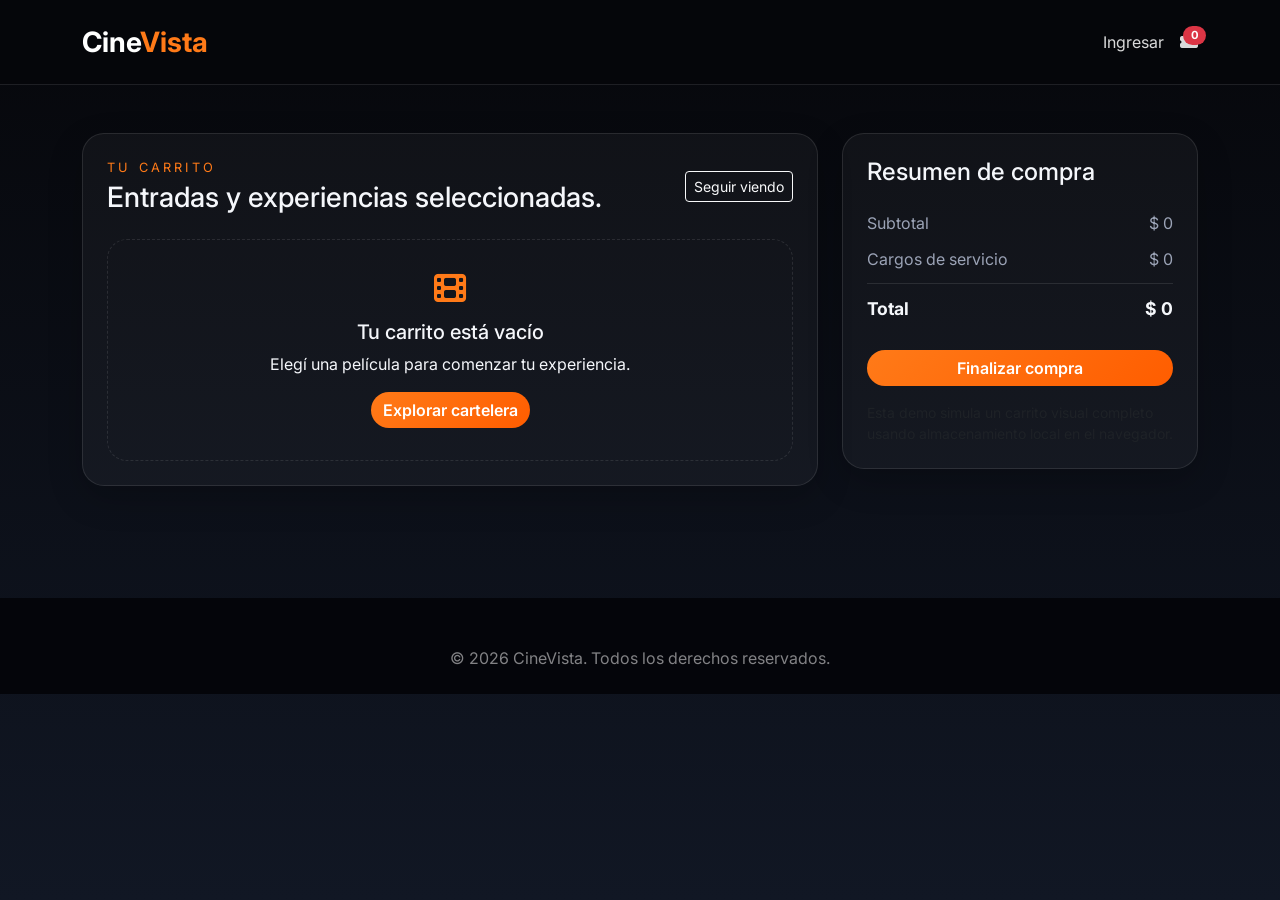
<file: cart.html>
<!DOCTYPE html>
<html lang="es">
<head>
    <meta charset="UTF-8">
    <meta name="viewport" content="width=device-width, initial-scale=1.0">
    <title>Tu carrito | CineVista</title>
    <link href="https://cdn.jsdelivr.net/npm/bootstrap@5.3.2/dist/css/bootstrap.min.css" rel="stylesheet">
    <link rel="stylesheet" href="https://cdnjs.cloudflare.com/ajax/libs/font-awesome/6.4.0/css/all.min.css">
    <link rel="stylesheet" href="style.css">
</head>
<body class="page-bg">
    <header class="page-header">
        <nav class="navbar navbar-expand-lg navbar-dark">
            <div class="container">
                <a class="navbar-brand fw-bold fs-3" href="index.html">Cine<span>Vista</span></a>
                <div class="d-flex align-items-center gap-3">
                    <a class="nav-link text-white" href="login.html">Ingresar</a>
                    <a class="nav-link position-relative" href="cart.html" aria-label="Carrito de compras">
                        <i class="fas fa-ticket-alt"></i>
                        <span class="cart-badge badge rounded-pill bg-danger" data-cart-count>0</span>
                    </a>
                </div>
            </div>
        </nav>
    </header>

    <main class="container py-5">
        <div class="row g-4">
            <div class="col-lg-8">
                <div class="cart-card">
                    <div class="d-flex justify-content-between align-items-center mb-4">
                        <div>
                            <p class="section-kicker mb-1">Tu carrito</p>
                            <h1 class="h3 mb-0">Entradas y experiencias seleccionadas.</h1>
                        </div>
                        <a href="index.html#cartelera" class="btn btn-outline-light btn-sm">Seguir viendo</a>
                    </div>
                    <div id="cartItems"></div>
                </div>
            </div>
            <div class="col-lg-4">
                <div class="summary-card">
                    <h2 class="h4 mb-4">Resumen de compra</h2>
                    <div class="summary-row"><span>Subtotal</span><span id="subtotal">$0</span></div>
                    <div class="summary-row"><span>Cargos de servicio</span><span id="service">$0</span></div>
                    <div class="summary-row total"><span>Total</span><span id="total">$0</span></div>
                    <button class="btn btn-cinema w-100 mt-3" type="button">Finalizar compra</button>
                    <p class="small text-muted mt-3 mb-0">Esta demo simula un carrito visual completo usando almacenamiento local en el navegador.</p>
                </div>
            </div>
        </div>
    </main>

    <footer class="footer footer-small">
        <div class="container text-center text-white-50">
            © 2026 CineVista. Todos los derechos reservados.
        </div>
    </footer>

    <script src="https://cdn.jsdelivr.net/npm/bootstrap@5.3.2/dist/js/bootstrap.bundle.min.js"></script>
    <script src="script.js"></script>
</body>
</html>
</file>
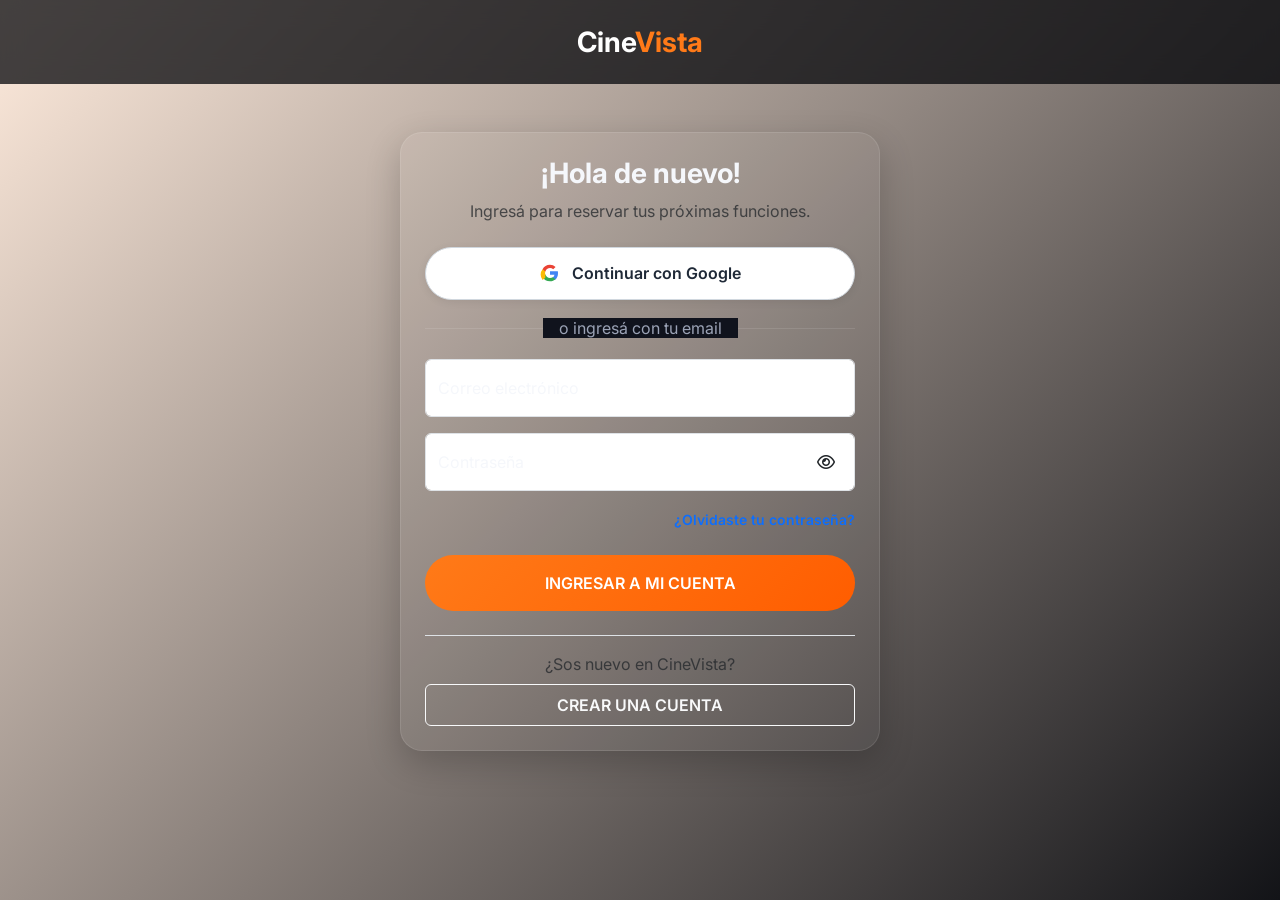
<file: login.html>
<!DOCTYPE html>
<html lang="es">
<head>
    <meta charset="UTF-8">
    <meta name="viewport" content="width=device-width, initial-scale=1.0">
    <title>Ingresar | CineVista</title>
    <link href="https://cdn.jsdelivr.net/npm/bootstrap@5.3.2/dist/css/bootstrap.min.css" rel="stylesheet">
    <link rel="stylesheet" href="https://cdnjs.cloudflare.com/ajax/libs/font-awesome/6.4.0/css/all.min.css">
    <link rel="stylesheet" href="style.css">
</head>
<body class="auth-page">
    <nav class="navbar navbar-dark p-3 justify-content-center">
        <a href="index.html" class="navbar-brand fs-3 fw-bold m-0">Cine<span>Vista</span></a>
    </nav>

    <div class="container py-5">
        <div class="auth-container">
            <h3 class="auth-title">¡Hola de nuevo!</h3>
            <p class="text-center text-muted mb-4">Ingresá para reservar tus próximas funciones.</p>

            <button class="google-btn" type="button">
                <svg viewBox="0 0 24 24" aria-hidden="true">
                    <path fill="#4285F4" d="M21.6 12.23c0-.78-.07-1.53-.2-2.25H12v4.26h5.38a4.6 4.6 0 0 1-2 3.02v2.5h3.24c1.9-1.75 2.98-4.33 2.98-7.53Z"></path>
                    <path fill="#34A853" d="M12 22c2.7 0 4.96-.9 6.62-2.43l-3.24-2.5c-.9.6-2.05.96-3.38.96-2.6 0-4.8-1.76-5.59-4.12H3.07v2.58A10 10 0 0 0 12 22Z"></path>
                    <path fill="#FBBC05" d="M6.41 13.91A6.02 6.02 0 0 1 6.41 10.1V7.52H3.07a10 10 0 0 0 0 12.78l3.34-2.59Z"></path>
                    <path fill="#EA4335" d="M12 6.04c1.47 0 2.79.5 3.83 1.49l2.87-2.87A9.95 9.95 0 0 0 12 2a10 10 0 0 0-8.93 5.52l3.34 2.59C7.2 7.8 9.4 6.04 12 6.04Z"></path>
                </svg>
                <span>Continuar con Google</span>
            </button>

            <div class="separator"><span>o ingresá con tu email</span></div>

            <form action="index.html">
                <div class="form-floating mb-3">
                    <input type="email" class="form-control" id="loginEmail" placeholder="name@example.com" required>
                    <label for="loginEmail">Correo electrónico</label>
                </div>

                <div class="form-floating mb-3 position-relative">
                    <input type="password" class="form-control" id="loginPassword" placeholder="Contraseña" required>
                    <label for="loginPassword">Contraseña</label>
                    <button class="btn border-0 position-absolute top-50 end-0 translate-middle-y me-2" type="button" aria-label="Mostrar contraseña">
                        <i class="far fa-eye"></i>
                    </button>
                </div>

                <div class="text-end mb-4">
                    <a href="#" class="text-decoration-none fw-semibold small">¿Olvidaste tu contraseña?</a>
                </div>

                <button type="submit" class="btn btn-cinema w-100 py-3">INGRESAR A MI CUENTA</button>
            </form>

            <div class="text-center mt-4 pt-3 border-top">
                <p class="text-muted mb-2">¿Sos nuevo en CineVista?</p>
                <a href="register.html" class="btn btn-outline-light w-100 py-2 fw-semibold">CREAR UNA CUENTA</a>
            </div>
        </div>
    </div>
</body>
</html>
</file>
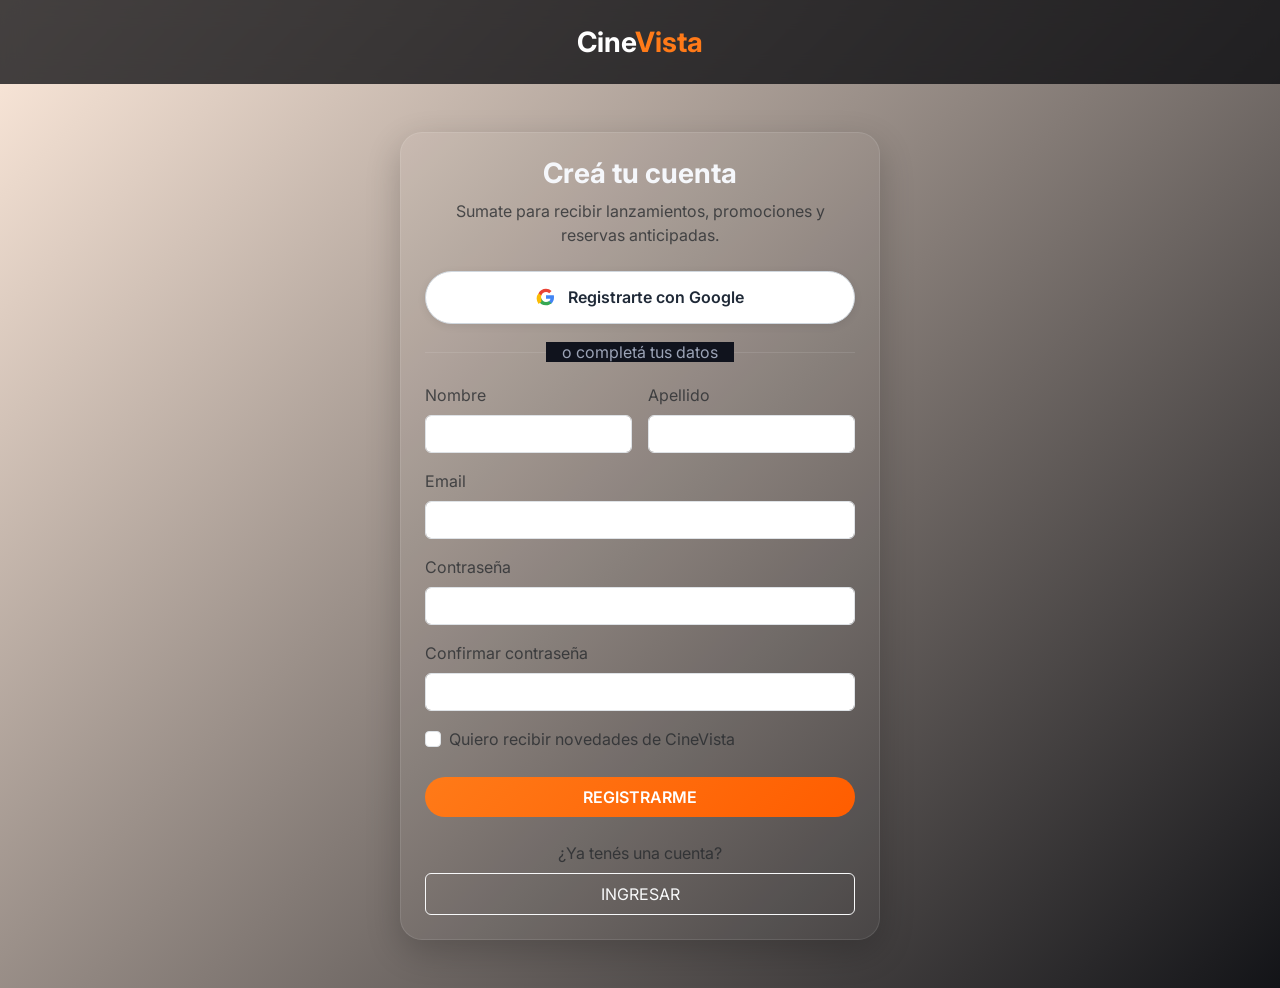
<file: register.html>
<!DOCTYPE html>
<html lang="es">
<head>
    <meta charset="UTF-8">
    <meta name="viewport" content="width=device-width, initial-scale=1.0">
    <title>Registro | CineVista</title>
    <link href="https://cdn.jsdelivr.net/npm/bootstrap@5.3.2/dist/css/bootstrap.min.css" rel="stylesheet">
    <link rel="stylesheet" href="style.css">
</head>
<body class="auth-page">
    <nav class="navbar navbar-dark p-3 justify-content-center">
        <a href="index.html" class="navbar-brand fs-3 fw-bold m-0">Cine<span>Vista</span></a>
    </nav>

    <div class="container py-5">
        <div class="auth-container">
            <h3 class="auth-title">Creá tu cuenta</h3>
            <p class="text-center text-muted mb-4">Sumate para recibir lanzamientos, promociones y reservas anticipadas.</p>

            <button class="google-btn" type="button">
                <svg viewBox="0 0 24 24" aria-hidden="true">
                    <path fill="#4285F4" d="M21.6 12.23c0-.78-.07-1.53-.2-2.25H12v4.26h5.38a4.6 4.6 0 0 1-2 3.02v2.5h3.24c1.9-1.75 2.98-4.33 2.98-7.53Z"></path>
                    <path fill="#34A853" d="M12 22c2.7 0 4.96-.9 6.62-2.43l-3.24-2.5c-.9.6-2.05.96-3.38.96-2.6 0-4.8-1.76-5.59-4.12H3.07v2.58A10 10 0 0 0 12 22Z"></path>
                    <path fill="#FBBC05" d="M6.41 13.91A6.02 6.02 0 0 1 6.41 10.1V7.52H3.07a10 10 0 0 0 0 12.78l3.34-2.59Z"></path>
                    <path fill="#EA4335" d="M12 6.04c1.47 0 2.79.5 3.83 1.49l2.87-2.87A9.95 9.95 0 0 0 12 2a10 10 0 0 0-8.93 5.52l3.34 2.59C7.2 7.8 9.4 6.04 12 6.04Z"></path>
                </svg>
                <span>Registrarte con Google</span>
            </button>

            <div class="separator"><span>o completá tus datos</span></div>

            <form action="index.html">
                <div class="row g-3">
                    <div class="col-md-6">
                        <label class="form-label text-muted">Nombre</label>
                        <input type="text" class="form-control" required>
                    </div>
                    <div class="col-md-6">
                        <label class="form-label text-muted">Apellido</label>
                        <input type="text" class="form-control" required>
                    </div>
                    <div class="col-12">
                        <label class="form-label text-muted">Email</label>
                        <input type="email" class="form-control" required>
                    </div>
                    <div class="col-12">
                        <label class="form-label text-muted">Contraseña</label>
                        <input type="password" class="form-control" required>
                    </div>
                    <div class="col-12">
                        <label class="form-label text-muted">Confirmar contraseña</label>
                        <input type="password" class="form-control" required>
                    </div>
                </div>

                <div class="form-check mt-3">
                    <input class="form-check-input" type="checkbox" id="ofertas">
                    <label class="form-check-label text-muted" for="ofertas">Quiero recibir novedades de CineVista</label>
                </div>

                <button type="submit" class="btn btn-cinema w-100 mt-4 py-2">REGISTRARME</button>
            </form>

            <div class="text-center mt-4">
                <p class="text-muted mb-2">¿Ya tenés una cuenta?</p>
                <a href="login.html" class="btn btn-outline-light w-100 py-2">INGRESAR</a>
            </div>
        </div>
    </div>
</body>
</html>
</file>
<file: style.css>
@import url('https://fonts.googleapis.com/css2?family=Inter:wght@300;400;500;600;700;800&display=swap');

:root {
    --bg: #06070b;
    --surface: #10131d;
    --surface-soft: #171b2a;
    --text: #f5f7fb;
    --muted: #9ba3b6;
    --accent: #ff7a18;
    --accent-strong: #ff5d00;
    --accent-soft: rgba(255, 122, 24, 0.2);
    --border: rgba(255, 255, 255, 0.1);
}

body {
    font-family: 'Inter', sans-serif;
    background: linear-gradient(180deg, #06070b 0%, #0f1422 100%);
    color: var(--text);
    min-height: 100vh;
}

img {
    display: block;
    width: 100%;
    object-fit: cover;
}

.navbar {
    padding: 1rem 0;
    background: rgba(6, 7, 11, 0.75);
    backdrop-filter: blur(12px);
}

.navbar-brand span,
.footer h3 span {
    color: var(--accent);
}

.nav-link {
    color: rgba(255,255,255,0.85) !important;
    transition: color 0.2s ease;
}

.nav-link:hover {
    color: var(--accent) !important;
}

.hero-section {
    min-height: 100vh;
    padding-top: 5rem;
    background: linear-gradient(120deg, rgba(6,7,11,0.9), rgba(16,19,29,0.7)), url('https://images.unsplash.com/photo-1489599849927-2ee91cede3ba?auto=format&fit=crop&w=1400&q=80') center/cover;
}

.hero-content {
    padding: 5rem 0 4rem;
}

.hero-section h1 {
    font-size: clamp(2.2rem, 4vw, 4rem);
    font-weight: 800;
    line-height: 1.1;
    margin-bottom: 1rem;
}

.hero-section .lead {
    font-size: 1.05rem;
    max-width: 640px;
}

.hero-stat {
    border: 1px solid var(--border);
    border-radius: 16px;
    padding: 1rem;
    background: rgba(255,255,255,0.04);
}

.hero-stat strong {
    display: block;
    font-size: 1.15rem;
    color: var(--accent);
}

.hero-stat span {
    color: var(--muted);
    font-size: 0.9rem;
}

.hero-poster {
    position: relative;
    border-radius: 24px;
    overflow: hidden;
    border: 1px solid var(--border);
}

.hero-poster img {
    height: 480px;
}

.hero-poster-overlay {
    position: absolute;
    inset: auto 1.2rem 1.2rem 1.2rem;
    background: rgba(6, 7, 11, 0.8);
    border: 1px solid rgba(255,255,255,0.08);
    border-radius: 16px;
    padding: 1rem 1.1rem;
}

.hero-poster-overlay p {
    text-transform: uppercase;
    letter-spacing: 0.22em;
    font-size: 0.75rem;
    color: var(--accent);
    margin-bottom: 0.25rem;
}

.btn-cinema {
    background: linear-gradient(135deg, var(--accent), var(--accent-strong));
    color: #fff;
    border: none;
    border-radius: 999px;
    font-weight: 600;
    transition: transform 0.2s ease, box-shadow 0.2s ease;
}

.btn-cinema:hover {
    color: #fff;
    transform: translateY(-2px);
    box-shadow: 0 10px 25px rgba(255, 122, 24, 0.25);
}

.section-header {
    display: flex;
    justify-content: space-between;
    align-items: end;
    gap: 1rem;
    margin-bottom: 2rem;
}

.section-kicker {
    color: var(--accent);
    text-transform: uppercase;
    letter-spacing: 0.25em;
    font-size: 0.8rem;
    margin-bottom: 0.3rem;
}

.section-header h2,
.contact-card h2 {
    font-size: clamp(1.4rem, 2.2vw, 1.8rem);
    margin-bottom: 0;
}

.section-header a {
    color: var(--accent);
    font-weight: 600;
}

.movie-card,
.feature-card,
.upcoming-card,
.cart-card,
.summary-card,
.auth-container,
.contact-form {
    background: rgba(255,255,255,0.04);
    border: 1px solid var(--border);
    box-shadow: 0 12px 35px rgba(0, 0, 0, 0.2);
}

.movie-card {
    border-radius: 20px;
    overflow: hidden;
    height: 100%;
}

.movie-card img {
    height: 230px;
}

.movie-card-body {
    padding: 1.1rem;
}

.movie-card h3,
.feature-card h3,
.upcoming-card h3 {
    font-size: 1.1rem;
    margin-bottom: 0.5rem;
}

.movie-card p,
.feature-card p,
.upcoming-card p,
.contact-card p,
.summary-card p,
.auth-container p {
    color: var(--muted);
    margin-bottom: 0;
}

.movie-meta {
    display: flex;
    flex-direction: column;
    gap: 0.35rem;
    font-size: 0.84rem;
    color: #c6cfde;
    margin-bottom: 0.8rem;
}

.section-dark {
    background: linear-gradient(135deg, rgba(255,255,255,0.05), rgba(255,122,24,0.08));
    border-top: 1px solid var(--border);
    border-bottom: 1px solid var(--border);
}

.feature-list {
    list-style: none;
    padding: 0;
    margin: 1.2rem 0 0;
    display: grid;
    gap: 0.8rem;
    color: #dbe2ee;
}

.feature-list i {
    color: var(--accent);
    margin-right: 0.5rem;
}

.feature-card {
    border-radius: 20px;
    padding: 1.2rem;
    height: 100%;
}

.feature-card i {
    font-size: 1.4rem;
    color: var(--accent);
    margin-bottom: 0.7rem;
}

.upcoming-card {
    border-radius: 20px;
    overflow: hidden;
}

.upcoming-card img {
    height: 210px;
}

.contact-card,
.contact-form,
.summary-card,
.cart-card,
.auth-container {
    border-radius: 22px;
    padding: 1.5rem;
}

.contact-card {
    background: rgba(255,255,255,0.04);
    border: 1px solid var(--border);
}

.contact-card i {
    color: var(--accent);
}

.contact-form .form-control {
    background: rgba(255,255,255,0.06);
    color: var(--text);
    border: 1px solid var(--border);
}

.contact-form .form-control:focus {
    background: rgba(255,255,255,0.08);
    color: var(--text);
    border-color: var(--accent);
    box-shadow: 0 0 0 0.2rem rgba(255,122,24,0.25);
}

.footer {
    background: #04050a;
    padding: 3rem 0 1.5rem;
    margin-top: 4rem;
}

.footer h4 {
    font-size: 1rem;
    margin-bottom: 1rem;
}

.footer a {
    color: var(--muted);
    text-decoration: none;
}

.footer a:hover {
    color: var(--accent);
}

.social-links {
    display: flex;
    gap: 0.75rem;
}

.social-links a {
    display: inline-flex;
    align-items: center;
    justify-content: center;
    width: 40px;
    height: 40px;
    border-radius: 50%;
    background: rgba(255,255,255,0.07);
}

.page-bg {
    background: linear-gradient(180deg, #06070b 0%, #111724 100%);
}

.page-header {
    background: rgba(6, 7, 11, 0.95);
    border-bottom: 1px solid var(--border);
}

.cart-item {
    display: flex;
    align-items: center;
    justify-content: space-between;
    gap: 1rem;
    padding: 1rem 0;
    border-bottom: 1px solid var(--border);
}

.cart-item:last-child {
    border-bottom: none;
}

.cart-item img {
    width: 96px;
    height: 96px;
    border-radius: 16px;
}

.cart-item h3 {
    font-size: 1rem;
    margin-bottom: 0.25rem;
}

.qty-controls {
    display: flex;
    align-items: center;
    gap: 0.5rem;
}

.qty-controls button {
    border: none;
    width: 32px;
    height: 32px;
    border-radius: 50%;
    background: rgba(255,255,255,0.08);
    color: var(--text);
}

.summary-row {
    display: flex;
    justify-content: space-between;
    margin-bottom: 0.75rem;
    color: var(--muted);
}

.summary-row.total {
    color: var(--text);
    font-weight: 700;
    font-size: 1.1rem;
    padding-top: 0.75rem;
    border-top: 1px solid var(--border);
}

.empty-state {
    text-align: center;
    padding: 2rem 1rem;
    border: 1px dashed var(--border);
    border-radius: 20px;
}

.auth-page {
    background: linear-gradient(135deg, rgba(255,122,24,0.15), rgba(6,7,11,0.95));
}

.auth-container {
    max-width: 480px;
    margin: 0 auto;
}

.auth-title {
    text-align: center;
    font-weight: 700;
    margin-bottom: 0.5rem;
}

.google-btn {
    width: 100%;
    background: #ffffff;
    color: #1f2937;
    border: 1px solid #d0d7de;
    border-radius: 999px;
    padding: 0.85rem 1rem;
    margin-bottom: 1rem;
    display: flex;
    justify-content: center;
    align-items: center;
    gap: 0.75rem;
    font-weight: 600;
    box-shadow: 0 2px 8px rgba(0, 0, 0, 0.08);
    transition: transform 0.2s ease, box-shadow 0.2s ease;
}

.google-btn:hover {
    transform: translateY(-1px);
    box-shadow: 0 6px 16px rgba(0, 0, 0, 0.12);
}

.google-btn svg {
    width: 20px;
    height: 20px;
    flex-shrink: 0;
}

.separator {
    text-align: center;
    color: var(--muted);
    margin: 1rem 0 1.2rem;
    position: relative;
}

.separator::before {
    content: '';
    position: absolute;
    inset: 50% 0 auto 0;
    height: 1px;
    background: var(--border);
    z-index: 0;
}

.separator span {
    position: relative;
    z-index: 1;
    background: var(--surface);
    padding: 0 1rem;
}

.cart-badge {
    position: absolute;
    top: -4px;
    right: -8px;
    font-size: 0.7rem;
}

@media (max-width: 768px) {
    .hero-content {
        padding-top: 3rem;
    }

    .hero-poster img {
        height: 320px;
    }

    .section-header {
        flex-direction: column;
        align-items: start;
    }

    .cart-item {
        flex-direction: column;
        align-items: start;
    }
}
</file>
